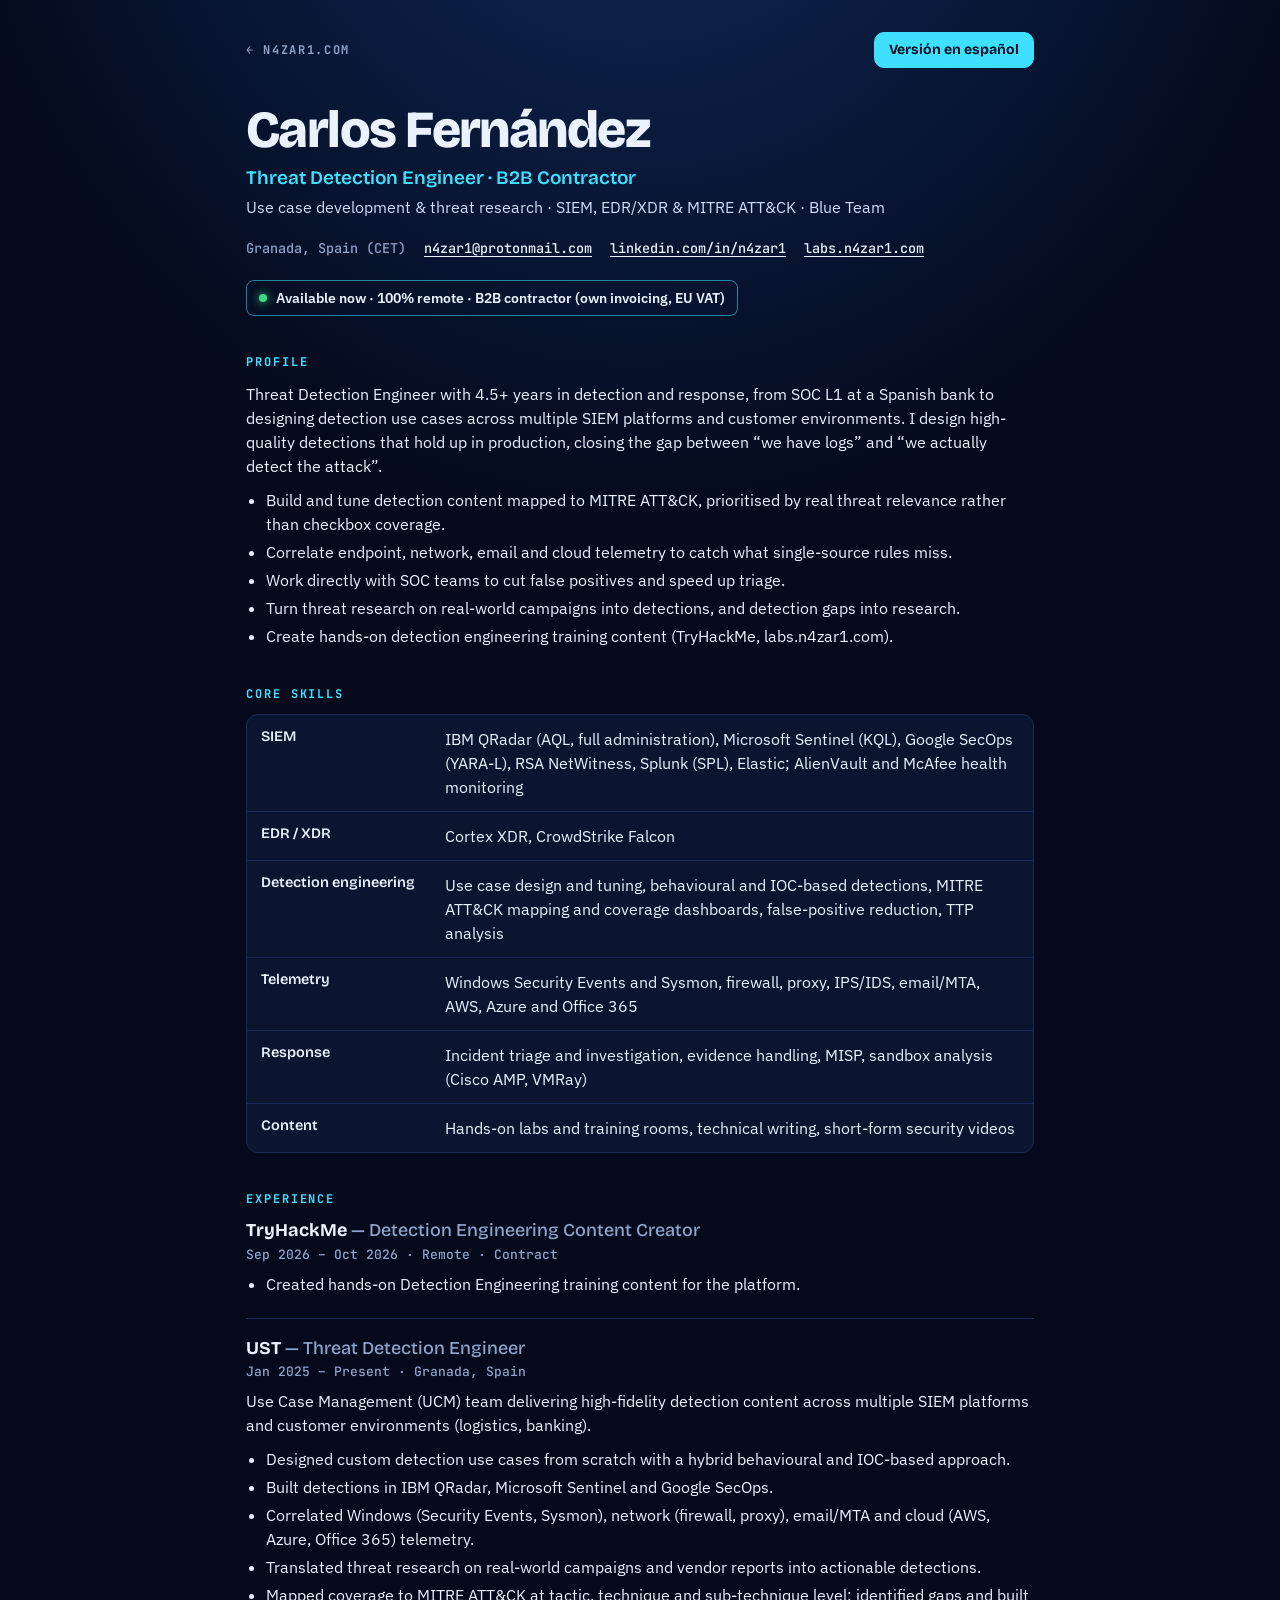
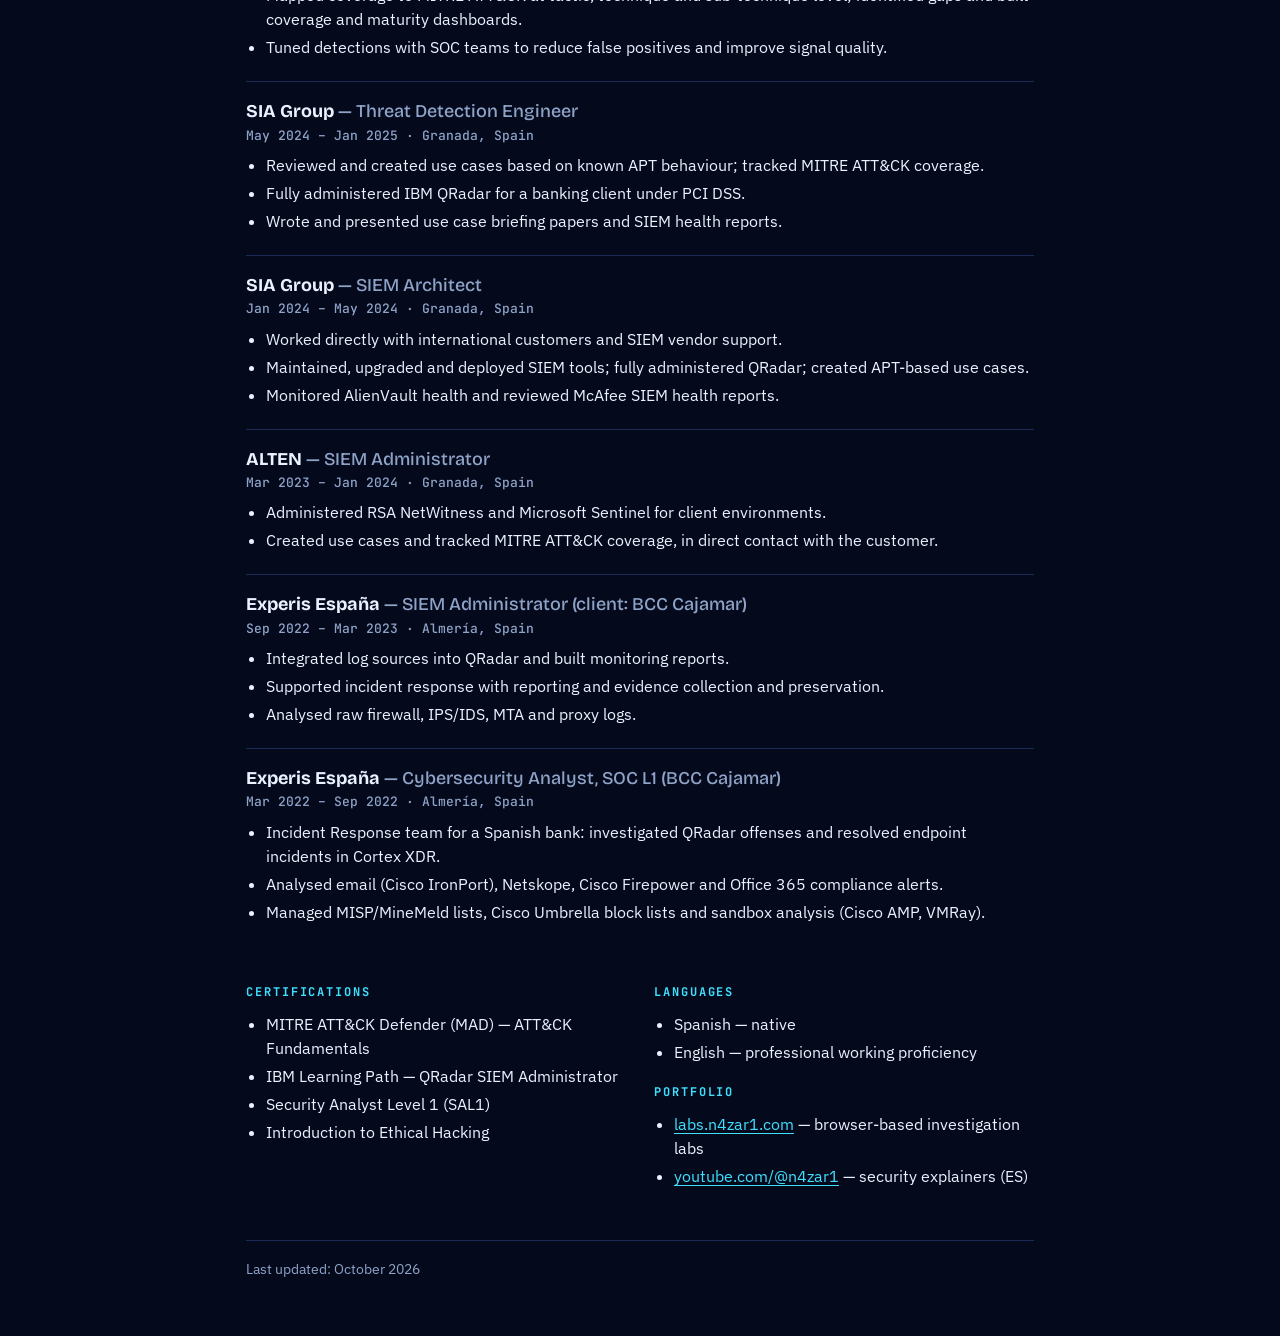
<file: cv/index.html>
<!doctype html>
<html lang="en">
<head>
<meta charset="utf-8">
<meta name="viewport" content="width=device-width, initial-scale=1">
<title>Carlos Fernández · CV</title>
<meta name="description" content="Carlos Fernández, Threat Detection Engineer and B2B contractor: detection use cases across SIEM and EDR/XDR, mapped to MITRE ATT&CK. 100% remote.">
<meta property="og:title" content="Carlos Fernández · Threat Detection Engineer">
<meta property="og:description" content="Detection engineering across SIEM and EDR/XDR, mapped to MITRE ATT&CK. B2B contractor, 100% remote.">
<meta property="og:image" content="https://n4zar1.com/assets/avatar.jpg">
<meta name="theme-color" content="#040a1c">
<link rel="icon" type="image/png" href="../assets/favicon.png">
<link rel="alternate" hreflang="es" href="https://n4zar1.com/cv/es.html">
<link rel="preconnect" href="https://fonts.googleapis.com">
<link rel="preconnect" href="https://fonts.gstatic.com" crossorigin>
<link rel="stylesheet" href="https://fonts.googleapis.com/css2?family=Bricolage+Grotesque:opsz,wght@12..96,500;12..96,800&family=IBM+Plex+Sans:wght@400;500;600&family=JetBrains+Mono:wght@500;700&display=swap">
<link rel="stylesheet" href="cv.css">
</head>
<body>
<main class="wrap">
  <nav class="bar">
    <a class="home" href="../">← N4ZAR1.COM</a>
    <div class="acts">
      <a class="btn main" href="es.html" hreflang="es" lang="es">Versión en español</a>
    </div>
  </nav>

  <header>
    <h1>Carlos Fernández</h1>
    <p class="role">Threat Detection Engineer · B2B Contractor</p>
    <p class="sub">Use case development &amp; threat research · SIEM, EDR/XDR &amp; MITRE ATT&amp;CK · Blue Team</p>
    <ul class="meta">
      <li>Granada, Spain (CET)</li>
      <li><a href="mailto:n4zar1@protonmail.com">n4zar1@protonmail.com</a></li>
      <li><a href="https://www.linkedin.com/in/n4zar1">linkedin.com/in/n4zar1</a></li>
      <li><a href="https://labs.n4zar1.com">labs.n4zar1.com</a></li>
    </ul>
    <div class="avail"><i></i>Available now · 100% remote · B2B contractor (own invoicing, EU VAT)</div>
  </header>

  <section>
    <h2>Profile</h2>
    <p>Threat Detection Engineer with 4.5+ years in detection and response, from SOC L1 at a Spanish bank to designing detection use cases across multiple SIEM platforms and customer environments. I design high-quality detections that hold up in production, closing the gap between “we have logs” and “we actually detect the attack”.</p>
    <ul>
      <li>Build and tune detection content mapped to MITRE ATT&amp;CK, prioritised by real threat relevance rather than checkbox coverage.</li>
      <li>Correlate endpoint, network, email and cloud telemetry to catch what single-source rules miss.</li>
      <li>Work directly with SOC teams to cut false positives and speed up triage.</li>
      <li>Turn threat research on real-world campaigns into detections, and detection gaps into research.</li>
      <li>Create hands-on detection engineering training content (TryHackMe, labs.n4zar1.com).</li>
    </ul>
  </section>

  <section>
    <h2>Core skills</h2>
    <div class="skills">
      <div><b>SIEM</b><span>IBM QRadar (AQL, full administration), Microsoft Sentinel (KQL), Google SecOps (YARA-L), RSA NetWitness, Splunk (SPL), Elastic; AlienVault and McAfee health monitoring</span></div>
      <div><b>EDR / XDR</b><span>Cortex XDR, CrowdStrike Falcon</span></div>
      <div><b>Detection engineering</b><span>Use case design and tuning, behavioural and IOC-based detections, MITRE ATT&amp;CK mapping and coverage dashboards, false-positive reduction, TTP analysis</span></div>
      <div><b>Telemetry</b><span>Windows Security Events and Sysmon, firewall, proxy, IPS/IDS, email/MTA, AWS, Azure and Office 365</span></div>
      <div><b>Response</b><span>Incident triage and investigation, evidence handling, MISP, sandbox analysis (Cisco AMP, VMRay)</span></div>
      <div><b>Content</b><span>Hands-on labs and training rooms, technical writing, short-form security videos</span></div>
    </div>
  </section>

  <section>
    <h2>Experience</h2>
    <div class="job">
      <h3>TryHackMe <span>— Detection Engineering Content Creator</span></h3>
      <p class="when">Sep 2026 – Oct 2026 · Remote · Contract</p>
      <ul><li>Created hands-on Detection Engineering training content for the platform.</li></ul>
    </div>
    <div class="job">
      <h3>UST <span>— Threat Detection Engineer</span></h3>
      <p class="when">Jan 2025 – Present · Granada, Spain</p>
      <p>Use Case Management (UCM) team delivering high-fidelity detection content across multiple SIEM platforms and customer environments (logistics, banking).</p>
      <ul>
        <li>Designed custom detection use cases from scratch with a hybrid behavioural and IOC-based approach.</li>
        <li>Built detections in IBM QRadar, Microsoft Sentinel and Google SecOps.</li>
        <li>Correlated Windows (Security Events, Sysmon), network (firewall, proxy), email/MTA and cloud (AWS, Azure, Office 365) telemetry.</li>
        <li>Translated threat research on real-world campaigns and vendor reports into actionable detections.</li>
        <li>Mapped coverage to MITRE ATT&amp;CK at tactic, technique and sub-technique level; identified gaps and built coverage and maturity dashboards.</li>
        <li>Tuned detections with SOC teams to reduce false positives and improve signal quality.</li>
      </ul>
    </div>
    <div class="job">
      <h3>SIA Group <span>— Threat Detection Engineer</span></h3>
      <p class="when">May 2024 – Jan 2025 · Granada, Spain</p>
      <ul>
        <li>Reviewed and created use cases based on known APT behaviour; tracked MITRE ATT&amp;CK coverage.</li>
        <li>Fully administered IBM QRadar for a banking client under PCI DSS.</li>
        <li>Wrote and presented use case briefing papers and SIEM health reports.</li>
      </ul>
    </div>
    <div class="job">
      <h3>SIA Group <span>— SIEM Architect</span></h3>
      <p class="when">Jan 2024 – May 2024 · Granada, Spain</p>
      <ul>
        <li>Worked directly with international customers and SIEM vendor support.</li>
        <li>Maintained, upgraded and deployed SIEM tools; fully administered QRadar; created APT-based use cases.</li>
        <li>Monitored AlienVault health and reviewed McAfee SIEM health reports.</li>
      </ul>
    </div>
    <div class="job">
      <h3>ALTEN <span>— SIEM Administrator</span></h3>
      <p class="when">Mar 2023 – Jan 2024 · Granada, Spain</p>
      <ul>
        <li>Administered RSA NetWitness and Microsoft Sentinel for client environments.</li>
        <li>Created use cases and tracked MITRE ATT&amp;CK coverage, in direct contact with the customer.</li>
      </ul>
    </div>
    <div class="job">
      <h3>Experis España <span>— SIEM Administrator (client: BCC Cajamar)</span></h3>
      <p class="when">Sep 2022 – Mar 2023 · Almería, Spain</p>
      <ul>
        <li>Integrated log sources into QRadar and built monitoring reports.</li>
        <li>Supported incident response with reporting and evidence collection and preservation.</li>
        <li>Analysed raw firewall, IPS/IDS, MTA and proxy logs.</li>
      </ul>
    </div>
    <div class="job">
      <h3>Experis España <span>— Cybersecurity Analyst, SOC L1 (BCC Cajamar)</span></h3>
      <p class="when">Mar 2022 – Sep 2022 · Almería, Spain</p>
      <ul>
        <li>Incident Response team for a Spanish bank: investigated QRadar offenses and resolved endpoint incidents in Cortex XDR.</li>
        <li>Analysed email (Cisco IronPort), Netskope, Cisco Firepower and Office 365 compliance alerts.</li>
        <li>Managed MISP/MineMeld lists, Cisco Umbrella block lists and sandbox analysis (Cisco AMP, VMRay).</li>
      </ul>
    </div>
  </section>

  <div class="two">
    <section>
      <h2>Certifications</h2>
      <ul>
        <li>MITRE ATT&amp;CK Defender (MAD) — ATT&amp;CK Fundamentals</li>
        <li>IBM Learning Path — QRadar SIEM Administrator</li>
        <li>Security Analyst Level 1 (SAL1)</li>
        <li>Introduction to Ethical Hacking</li>
      </ul>
    </section>
    <section>
      <h2>Languages</h2>
      <ul>
        <li>Spanish — native</li>
        <li>English — professional working proficiency</li>
      </ul>
      <h2 style="margin-top:22px">Portfolio</h2>
      <ul>
        <li><a href="https://labs.n4zar1.com">labs.n4zar1.com</a> — browser-based investigation labs</li>
        <li><a href="https://www.youtube.com/@n4zar1">youtube.com/@n4zar1</a> — security explainers (ES)</li>
      </ul>
    </section>
  </div>

  <footer>Last updated: October 2026</footer>
</main>
<script data-goatcounter="https://n4zar1.goatcounter.com/count" async src="https://gc.zgo.at/count.js"></script>
</body>
</html>
</file>
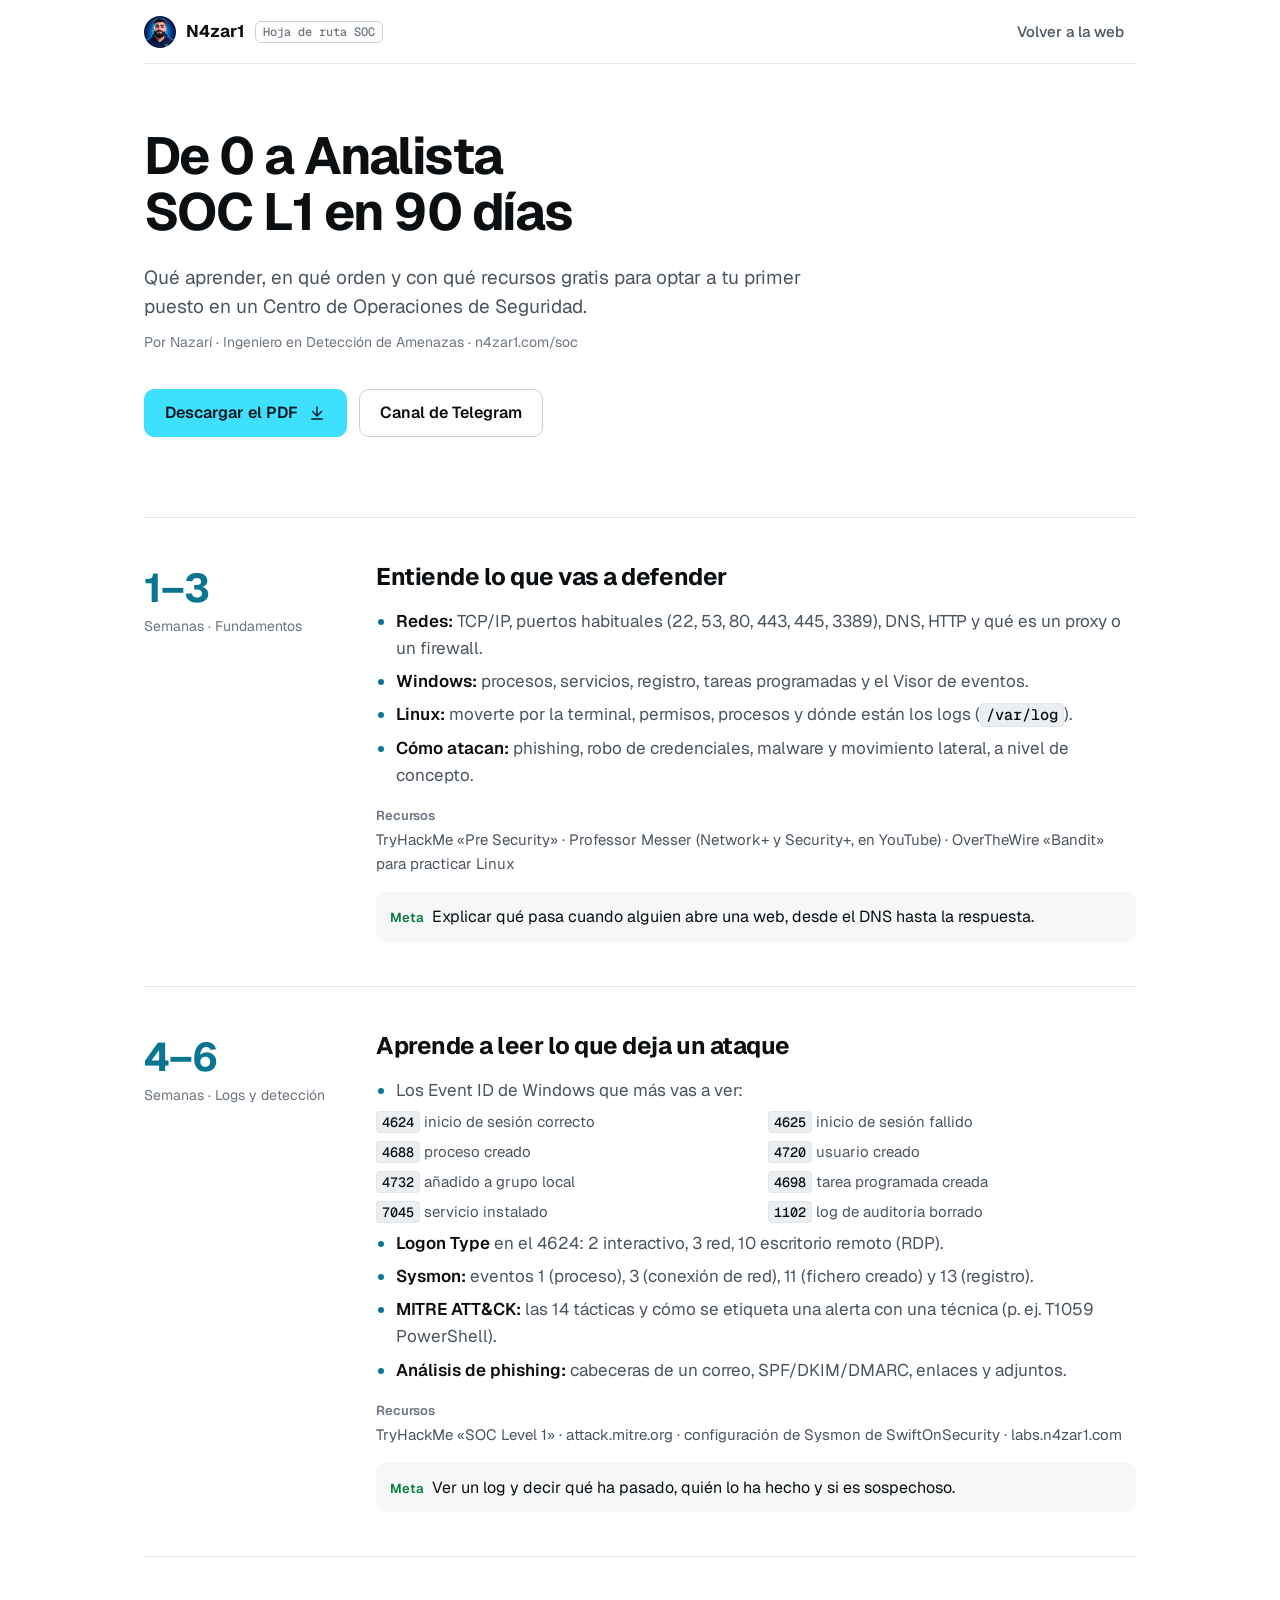
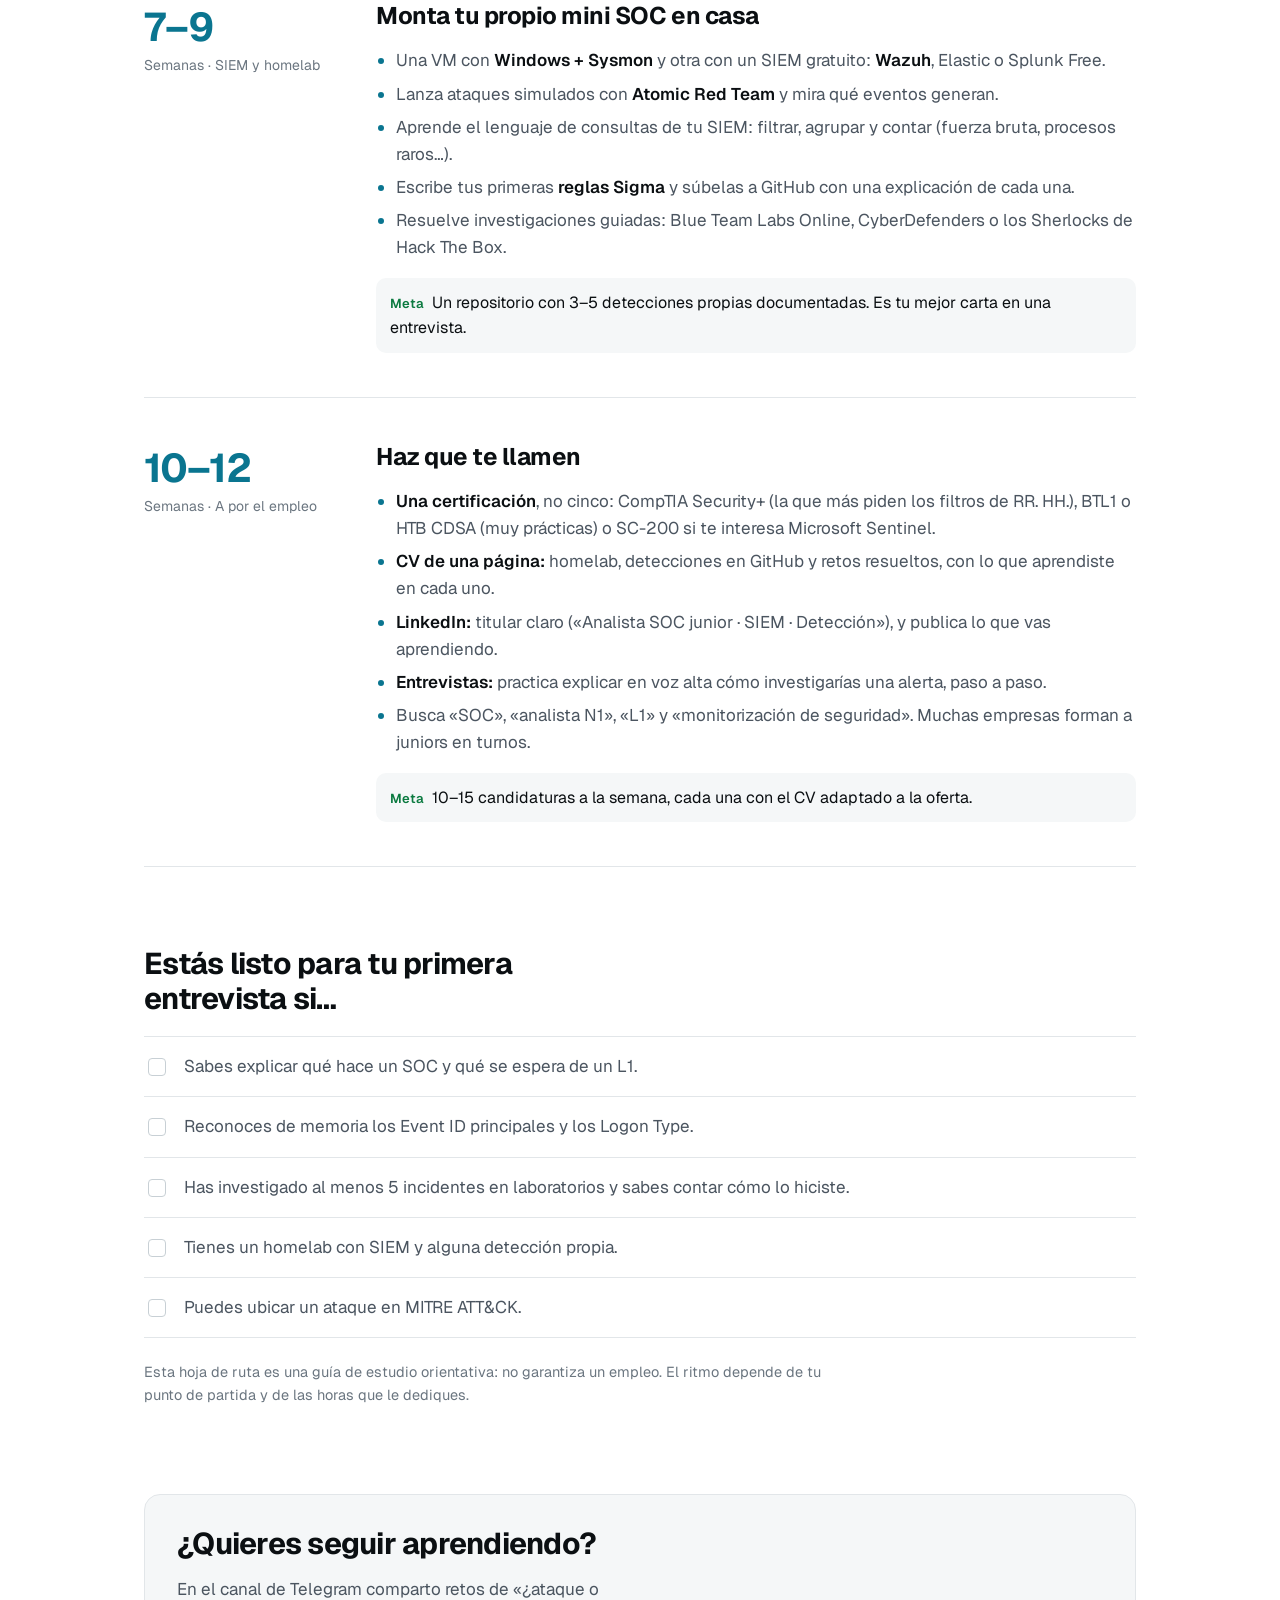
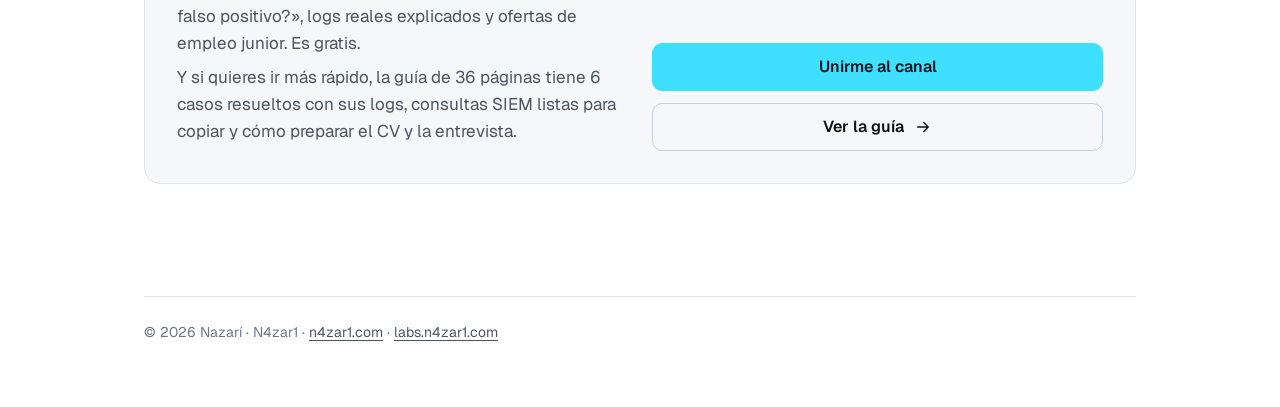
<file: soc/index.html>
<!doctype html>
<html lang="es">
<head>
<meta charset="utf-8">
<meta name="viewport" content="width=device-width, initial-scale=1">
<title>Hoja de ruta SOC · Nazarí</title>
<meta name="description" content="Hoja de ruta gratuita de 90 días para empezar como Analista SOC L1: fundamentos, logs, SIEM, homelab y empleo. Por Nazarí, Ingeniero en Detección de Amenazas.">
<meta property="og:title" content="De 0 a Analista SOC L1 en 90 días">
<meta property="og:description" content="Hoja de ruta gratuita: qué aprender, en qué orden y con qué recursos gratis.">
<meta property="og:type" content="article">
<meta property="og:image" content="https://n4zar1.com/assets/avatar.jpg">
<meta name="theme-color" content="#ffffff" media="(prefers-color-scheme: light)">
<meta name="theme-color" content="#0a0a0a" media="(prefers-color-scheme: dark)">
<link rel="icon" type="image/png" href="../assets/favicon.png">
<link rel="preconnect" href="https://fonts.googleapis.com">
<link rel="preconnect" href="https://fonts.gstatic.com" crossorigin>
<link rel="stylesheet" href="https://fonts.googleapis.com/css2?family=Big+Shoulders:opsz,wght@10..72,700..900&family=Geist:wght@400..700&family=Geist+Mono:wght@400;500&display=swap">
<style>
:root{
  color-scheme: dark;
  --ink:#040a1c; --s1:#0a1122; --s2:#0f172b; --line:#1b2540; --line2:#2a3654;
  --fg:#eef2fb; --fg2:#b4bfd6; --fg3:#7d89a6;
  --azul:#1f66e5; --azul-h:#1859d1; --azul-a:#144bb3; --enlace:#5b9bff; --cian:#3fe0ff; --ok:#3ddc84;
  --display:"Big Shoulders",Impact,"Arial Narrow",sans-serif;
  --body:Geist,system-ui,-apple-system,"Segoe UI",sans-serif;
  --mono:"Geist Mono",ui-monospace,Consolas,monospace;
  --t:160ms cubic-bezier(.2,.7,.2,1);
}
*{box-sizing:border-box}
html,body{margin:0}
body{background:var(--ink);color:var(--fg);font:400 17px/1.6 var(--body);-webkit-font-smoothing:antialiased}
::selection{background:var(--azul);color:#fff}
a{color:var(--enlace);text-underline-offset:3px;text-decoration-thickness:1px}
:focus-visible{outline:2px solid var(--cian);outline-offset:3px;border-radius:4px}
.wrap{max-width:1040px;margin:0 auto;padding:0 24px 64px}
.top{display:flex;align-items:center;justify-content:space-between;gap:12px;height:68px;border-bottom:1px solid var(--line);margin-bottom:88px}
.top .marca{display:flex;align-items:center;gap:10px;color:var(--fg);text-decoration:none;font:600 16px/1 var(--body)}
.top .marca img{width:30px;height:30px;border-radius:50%}
.top .marca span{color:var(--fg3);font-weight:500}
.top a.home{color:var(--fg2);text-decoration:none;font:500 15px/1 var(--body);padding:8px 12px;border-radius:8px;transition:color var(--t),background-color var(--t)}
.top a.home:hover{color:var(--fg);background:var(--s1)}
.top a.home:active{background:var(--s2)}
h1{margin:0 0 24px;font:800 clamp(40px,5.6vw,76px)/.92 var(--display);text-transform:uppercase;letter-spacing:-.005em;max-width:16ch;text-wrap:balance}
.lede{margin:0 0 12px;font-size:20px;line-height:1.5;color:var(--fg2);max-width:52ch}
.by{margin:0;font:400 14px/1.4 var(--mono);color:var(--fg3)}
.actions{display:flex;flex-wrap:wrap;align-items:center;gap:12px;margin:36px 0 0}
.btn{display:inline-flex;align-items:center;justify-content:center;gap:10px;min-height:48px;padding:0 20px;border-radius:8px;font:600 16px/1 var(--body);text-decoration:none;border:1px solid var(--line2);color:var(--fg);background:var(--s1);transition:background-color var(--t),border-color var(--t),transform var(--t)}
.btn:hover{background:var(--s2);border-color:#3a4769}
.btn:active{transform:translateY(1px) scale(.99)}
.btn.main{background:var(--azul);border-color:var(--azul);color:#fff}
.btn.main:hover{background:var(--azul-h);border-color:var(--azul-h)}
.btn.main:active{background:var(--azul-a)}
.btn svg{width:18px;height:18px;fill:none;stroke:currentColor;stroke-width:1.8;stroke-linecap:round;stroke-linejoin:round;transition:transform var(--t)}
.btn:hover svg.der{transform:translateX(3px)}

.fases{margin-top:112px;border-top:1px solid var(--line)}
.phase{display:grid;grid-template-columns:200px minmax(0,1fr);gap:32px;padding:44px 0;border-bottom:1px solid var(--line);break-inside:avoid}
.phase .wk{font:400 14px/1.5 var(--mono);color:var(--fg3);padding-top:6px}
.phase .wk b{display:block;font:800 48px/.9 var(--display);color:var(--fg);margin-bottom:8px}
.phase h2{margin:0 0 16px;font:700 26px/1.2 var(--body);letter-spacing:-.02em}
.phase ul{margin:0;padding-left:20px;color:var(--fg2)}
.phase li{margin:6px 0}
.phase li b{color:var(--fg);font-weight:600}
.phase li::marker{color:var(--fg3)}
.res{margin-top:20px;font-size:15px;color:var(--fg2)}
.res b{display:block;font:500 13px/1 var(--mono);color:var(--fg3);margin-bottom:6px}
.goal{margin-top:16px;font-size:16px;color:var(--fg)}
.goal b{font:500 13px/1 var(--mono);color:var(--ok);margin-right:8px}
code{font:500 .9em var(--mono);color:var(--fg);background:var(--s2);border:1px solid var(--line);padding:1px 5px;border-radius:4px}
.ids{display:grid;grid-template-columns:repeat(2,minmax(0,1fr));gap:6px 24px;margin:10px 0 12px;padding:0!important;list-style:none;font-size:15px}
.ids li{margin:0}

h3{margin:96px 0 20px;font:800 clamp(32px,3.4vw,44px)/.95 var(--display);text-transform:uppercase;max-width:20ch}
.check{list-style:none;padding:0;margin:0;border-top:1px solid var(--line)}
.check li{padding:16px 0 16px 40px;border-bottom:1px solid var(--line);position:relative;color:var(--fg2)}
.check li::before{content:"";position:absolute;left:4px;top:21px;width:16px;height:16px;border:1.5px solid var(--line2);border-radius:4px}
.warn{margin-top:22px;font-size:14.5px;color:var(--fg3);max-width:70ch}

.cta{margin-top:112px;display:grid;grid-template-columns:repeat(2,minmax(0,1fr));gap:24px;align-items:end;break-inside:avoid}
.cta h2{margin:0 0 14px;font:800 clamp(32px,3.4vw,44px)/.95 var(--display);text-transform:uppercase}
.cta p{margin:0 0 6px;color:var(--fg2);max-width:52ch}
.cta .actions{margin:0;flex-direction:column;align-items:stretch}
.foot{margin-top:112px;padding-top:24px;border-top:1px solid var(--line);color:var(--fg3);font-size:14px}
.foot a{color:var(--fg2)}
.print-only{display:none}

@media (max-width:760px){
  .wrap{padding:0 16px 48px}
  .top{margin-bottom:56px}
  .lede{font-size:18px}
  .phase{grid-template-columns:minmax(0,1fr);gap:12px;padding:36px 0}
  .phase .wk b{display:inline;font-size:34px;margin-right:10px}
  .ids{grid-template-columns:minmax(0,1fr)}
  .cta{grid-template-columns:minmax(0,1fr);gap:24px}
  .fases{margin-top:72px}
  .actions .btn{flex:1 1 100%}
}
@media print{
  @page{size:A4;margin:0}
  html,body{-webkit-print-color-adjust:exact;print-color-adjust:exact}
  body{font-size:12px}
  .wrap{max-width:none;padding:10mm 12mm 0}
  .foot{display:none}
  .no-print{display:none!important}
  .print-only{display:block}
  .top{height:auto;padding-bottom:10px;margin-bottom:18px}
  h1{font-size:46px;max-width:none}
  .lede{font-size:14px}
  .fases{margin-top:18px}
  .phase{grid-template-columns:110px minmax(0,1fr);gap:16px;padding:12px 0}
  .phase .wk b{font-size:28px}
  .phase h2{font-size:17px;margin-bottom:8px}
  .phase li{margin:2px 0}
  .res,.goal,.ids{font-size:11.5px}
  h3{margin-top:18px;font-size:24px}
  .check li{padding:6px 0 6px 30px}
  .check li::before{top:9px;width:12px;height:12px}
  .cta{margin-top:18px;display:block}
  .cta h2{font-size:26px}
  .pb{break-before:page;height:10mm}
}
@media (prefers-reduced-motion:reduce){*{transition:none!important}}
/* Pantalla (4/11/2026): el sistema común de n4zar1.com, fondo blanco o negro según el modo del navegador y cian de
   acento. La impresión (el PDF) sigue con el estilo de arriba. */
@media screen{
  :root{color-scheme:light dark;
    --fondo:#ffffff;--superficie:#f5f7f8;--superficie2:#eceff1;--linea:#e2e6e9;--linea2:#c8d0d5;
    --texto:#0b0f12;--texto2:#4b5560;--texto3:#6b7680;--acento:#0a7590;--cian:#3fe0ff;--cian-h:#22cdee;--sobre-cian:#04161c;--ok2:#0b7a40}
  @media (prefers-color-scheme:dark){:root{
    --fondo:#0a0a0a;--superficie:#141516;--superficie2:#1c1e20;--linea:#26292c;--linea2:#3a3e42;
    --texto:#f1f3f4;--texto2:#a9b1b8;--texto3:#7d868d;--acento:#3fe0ff;--ok2:#3ddc84}}
  body{background:var(--fondo);color:var(--texto);font-family:Geist,system-ui,sans-serif}
  ::selection{background:var(--cian);color:var(--sobre-cian)}
  a{color:var(--acento)}
  :focus-visible{outline-color:var(--acento)}
  .top{border-bottom:1px solid var(--linea);margin-bottom:64px;height:64px}
  .top .marca{color:var(--texto);font:700 17px/1 Geist,sans-serif}
  .top .marca img{width:32px;height:32px}
  .top .marca span{font:500 12px/1 "Geist Mono",monospace;color:var(--texto3);border:1px solid var(--linea2);padding:4px 7px;border-radius:6px}
  .top a.home{color:var(--texto2)}
  .top a.home:hover{color:var(--texto);background:var(--superficie)}
  h1{font:700 clamp(34px,4.8vw,52px)/1.08 Geist,sans-serif;letter-spacing:-.03em;text-transform:none;max-width:20ch}
  .lede{color:var(--texto2);font-size:19px}
  .by{color:var(--texto3);font-family:Geist,sans-serif}
  .btn{border-radius:10px;font-family:Geist,sans-serif;color:var(--texto);background:transparent;border-color:var(--linea2)}
  .btn:hover{background:var(--superficie);border-color:var(--linea2)}
  .btn.main{background:var(--cian);border-color:var(--cian);color:var(--sobre-cian)}
  .btn.main:hover{background:var(--cian-h);border-color:var(--cian-h)}
  .fases{margin-top:80px;border-top:1px solid var(--linea)}
  .phase{border-bottom:1px solid var(--linea)}
  .phase .wk{color:var(--texto3);font-family:Geist,sans-serif}
  .phase .wk b{font:700 40px/1 Geist,sans-serif;letter-spacing:-.03em;color:var(--acento)}
  .phase h2{font:700 24px/1.25 Geist,sans-serif;letter-spacing:-.02em;color:var(--texto)}
  .phase ul{color:var(--texto2)}
  .phase li b{color:var(--texto)}
  .phase li::marker{color:var(--acento)}
  .res{color:var(--texto2)}
  .res b{font-family:Geist,sans-serif;font-weight:600;color:var(--texto3)}
  .goal{color:var(--texto);background:var(--superficie);border-radius:10px;padding:12px 14px}
  .goal b{font-family:Geist,sans-serif;font-weight:600;color:var(--ok2)}
  code{color:var(--texto);background:var(--superficie2);border-color:var(--linea);font-family:"Geist Mono",monospace}
  h3{font:700 clamp(24px,2.8vw,30px)/1.15 Geist,sans-serif;letter-spacing:-.025em;text-transform:none;color:var(--texto);margin-top:80px}
  .check{border-top-color:var(--linea)}
  .check li{color:var(--texto2);border-bottom-color:var(--linea)}
  .check li::before{border-color:var(--linea2)}
  .warn{color:var(--texto3)}
  .cta{background:var(--superficie);border:1px solid var(--linea);border-radius:16px;padding:32px;margin-top:88px}
  .cta h2{font:700 clamp(24px,2.8vw,30px)/1.15 Geist,sans-serif;letter-spacing:-.025em;text-transform:none;color:var(--texto)}
  .cta p{color:var(--texto2)}
  .foot{color:var(--texto3);border-top-color:var(--linea)}
  .foot a{color:var(--texto2)}
}
@media screen and (max-width:760px){.cta{padding:22px}}
</style>
</head>
<body>
<main class="wrap">
  <div class="top">
    <a class="marca" href="../"><img src="../assets/avatar.jpg" alt="" width="30" height="30">N4zar1 <span>Hoja de ruta SOC</span></a>
    <a class="home no-print" href="../">Volver a la web</a>
  </div>

  <h1>De 0 a Analista SOC L1 en 90 días</h1>
  <p class="lede">Qué aprender, en qué orden y con qué recursos gratis para optar a tu primer puesto en un Centro de Operaciones de Seguridad.</p>
  <p class="by">Por Nazarí · Ingeniero en Detección de Amenazas · n4zar1.com/soc</p>

  <div class="actions no-print">
    <a class="btn main" data-goatcounter-click="soc-pdf" href="hoja-de-ruta-analista-soc.pdf" download>Descargar el PDF <svg viewBox="0 0 24 24" aria-hidden="true"><path d="M12 4v12M6 10l6 6 6-6M5 20h14"/></svg></a>
    <a class="btn" data-goatcounter-click="soc-telegram-top" href="https://t.me/+G8XGoQegW34wZTlk" target="_blank" rel="noopener">Canal de Telegram</a>
  </div>

  <div class="fases">
  <section class="phase">
    <div class="wk"><b>1–3</b>Semanas · Fundamentos</div>
    <div>
    <h2>Entiende lo que vas a defender</h2>
    <ul>
      <li><b>Redes:</b> TCP/IP, puertos habituales (22, 53, 80, 443, 445, 3389), DNS, HTTP y qué es un proxy o un firewall.</li>
      <li><b>Windows:</b> procesos, servicios, registro, tareas programadas y el Visor de eventos.</li>
      <li><b>Linux:</b> moverte por la terminal, permisos, procesos y dónde están los logs (<code>/var/log</code>).</li>
      <li><b>Cómo atacan:</b> phishing, robo de credenciales, malware y movimiento lateral, a nivel de concepto.</li>
    </ul>
    <div class="res"><b>Recursos</b>TryHackMe «Pre Security» · Professor Messer (Network+ y Security+, en YouTube) · OverTheWire «Bandit» para practicar Linux</div>
    <div class="goal"><b>Meta</b>Explicar qué pasa cuando alguien abre una web, desde el DNS hasta la respuesta.</div>
    </div>
  </section>

  <section class="phase">
    <div class="wk"><b>4–6</b>Semanas · Logs y detección</div>
    <div>
    <h2>Aprende a leer lo que deja un ataque</h2>
    <ul>
      <li>Los Event ID de Windows que más vas a ver:</li>
    </ul>
    <ul class="ids">
      <li><code>4624</code> inicio de sesión correcto</li>
      <li><code>4625</code> inicio de sesión fallido</li>
      <li><code>4688</code> proceso creado</li>
      <li><code>4720</code> usuario creado</li>
      <li><code>4732</code> añadido a grupo local</li>
      <li><code>4698</code> tarea programada creada</li>
      <li><code>7045</code> servicio instalado</li>
      <li><code>1102</code> log de auditoría borrado</li>
    </ul>
    <ul>
      <li><b>Logon Type</b> en el 4624: 2 interactivo, 3 red, 10 escritorio remoto (RDP).</li>
      <li><b>Sysmon:</b> eventos 1 (proceso), 3 (conexión de red), 11 (fichero creado) y 13 (registro).</li>
      <li><b>MITRE ATT&amp;CK:</b> las 14 tácticas y cómo se etiqueta una alerta con una técnica (p. ej. T1059 PowerShell).</li>
      <li><b>Análisis de phishing:</b> cabeceras de un correo, SPF/DKIM/DMARC, enlaces y adjuntos.</li>
    </ul>
    <div class="res"><b>Recursos</b>TryHackMe «SOC Level 1» · attack.mitre.org · configuración de Sysmon de SwiftOnSecurity · labs.n4zar1.com</div>
    <div class="goal"><b>Meta</b>Ver un log y decir qué ha pasado, quién lo ha hecho y si es sospechoso.</div>
    </div>
  </section>

  <div class="pb print-only" aria-hidden="true"></div>
  <section class="phase">
    <div class="wk"><b>7–9</b>Semanas · SIEM y homelab</div>
    <div>
    <h2>Monta tu propio mini SOC en casa</h2>
    <ul>
      <li>Una VM con <b>Windows + Sysmon</b> y otra con un SIEM gratuito: <b>Wazuh</b>, Elastic o Splunk Free.</li>
      <li>Lanza ataques simulados con <b>Atomic Red Team</b> y mira qué eventos generan.</li>
      <li>Aprende el lenguaje de consultas de tu SIEM: filtrar, agrupar y contar (fuerza bruta, procesos raros…).</li>
      <li>Escribe tus primeras <b>reglas Sigma</b> y súbelas a GitHub con una explicación de cada una.</li>
      <li>Resuelve investigaciones guiadas: Blue Team Labs Online, CyberDefenders o los Sherlocks de Hack The Box.</li>
    </ul>
    <div class="goal"><b>Meta</b>Un repositorio con 3–5 detecciones propias documentadas. Es tu mejor carta en una entrevista.</div>
    </div>
  </section>

  <section class="phase">
    <div class="wk"><b>10–12</b>Semanas · A por el empleo</div>
    <div>
    <h2>Haz que te llamen</h2>
    <ul>
      <li><b>Una certificación</b>, no cinco: CompTIA Security+ (la que más piden los filtros de RR. HH.), BTL1 o HTB CDSA (muy prácticas) o SC-200 si te interesa Microsoft Sentinel.</li>
      <li><b>CV de una página:</b> homelab, detecciones en GitHub y retos resueltos, con lo que aprendiste en cada uno.</li>
      <li><b>LinkedIn:</b> titular claro («Analista SOC junior · SIEM · Detección»), y publica lo que vas aprendiendo.</li>
      <li><b>Entrevistas:</b> practica explicar en voz alta cómo investigarías una alerta, paso a paso.</li>
      <li>Busca «SOC», «analista N1», «L1» y «monitorización de seguridad». Muchas empresas forman a juniors en turnos.</li>
    </ul>
    <div class="goal"><b>Meta</b>10–15 candidaturas a la semana, cada una con el CV adaptado a la oferta.</div>
    </div>
  </section>
  </div>

  <h3>Estás listo para tu primera entrevista si…</h3>
  <ul class="check">
    <li>Sabes explicar qué hace un SOC y qué se espera de un L1.</li>
    <li>Reconoces de memoria los Event ID principales y los Logon Type.</li>
    <li>Has investigado al menos 5 incidentes en laboratorios y sabes contar cómo lo hiciste.</li>
    <li>Tienes un homelab con SIEM y alguna detección propia.</li>
    <li>Puedes ubicar un ataque en MITRE ATT&amp;CK.</li>
  </ul>
  <p class="warn">Esta hoja de ruta es una guía de estudio orientativa: no garantiza un empleo. El ritmo depende de tu punto de partida y de las horas que le dediques.</p>

  <section class="cta">
    <div>
      <h2>¿Quieres seguir aprendiendo?</h2>
      <p>En el canal de Telegram comparto retos de «¿ataque o falso positivo?», logs reales explicados y ofertas de empleo junior. Es gratis.</p>
      <p class="no-print">Y si quieres ir más rápido, la guía de 36 páginas tiene 6 casos resueltos con sus logs, consultas SIEM listas para copiar y cómo preparar el CV y la entrevista.</p>
      <p class="print-only"><b>Únete:</b> <a href="https://t.me/+G8XGoQegW34wZTlk">t.me/+G8XGoQegW34wZTlk</a></p>
    </div>
    <div class="actions no-print">
      <a class="btn main" data-goatcounter-click="soc-telegram-cta" href="https://t.me/+G8XGoQegW34wZTlk" target="_blank" rel="noopener">Unirme al canal</a>
      <a class="btn" data-goatcounter-click="soc-guia" href="https://tienda.n4zar1.com/l/guia-soc">Ver la guía <svg class="der" viewBox="0 0 24 24" aria-hidden="true"><path d="M5 12h14M13 6l6 6-6 6"/></svg></a>
    </div>
  </section>

  <footer class="foot">© 2026 Nazarí · N4zar1 · <a href="https://n4zar1.com">n4zar1.com</a> · <a href="https://labs.n4zar1.com">labs.n4zar1.com</a></footer>
</main>
<script data-goatcounter="https://n4zar1.goatcounter.com/count" async src="https://gc.zgo.at/count.js"></script>
</body>
</html>
</file>
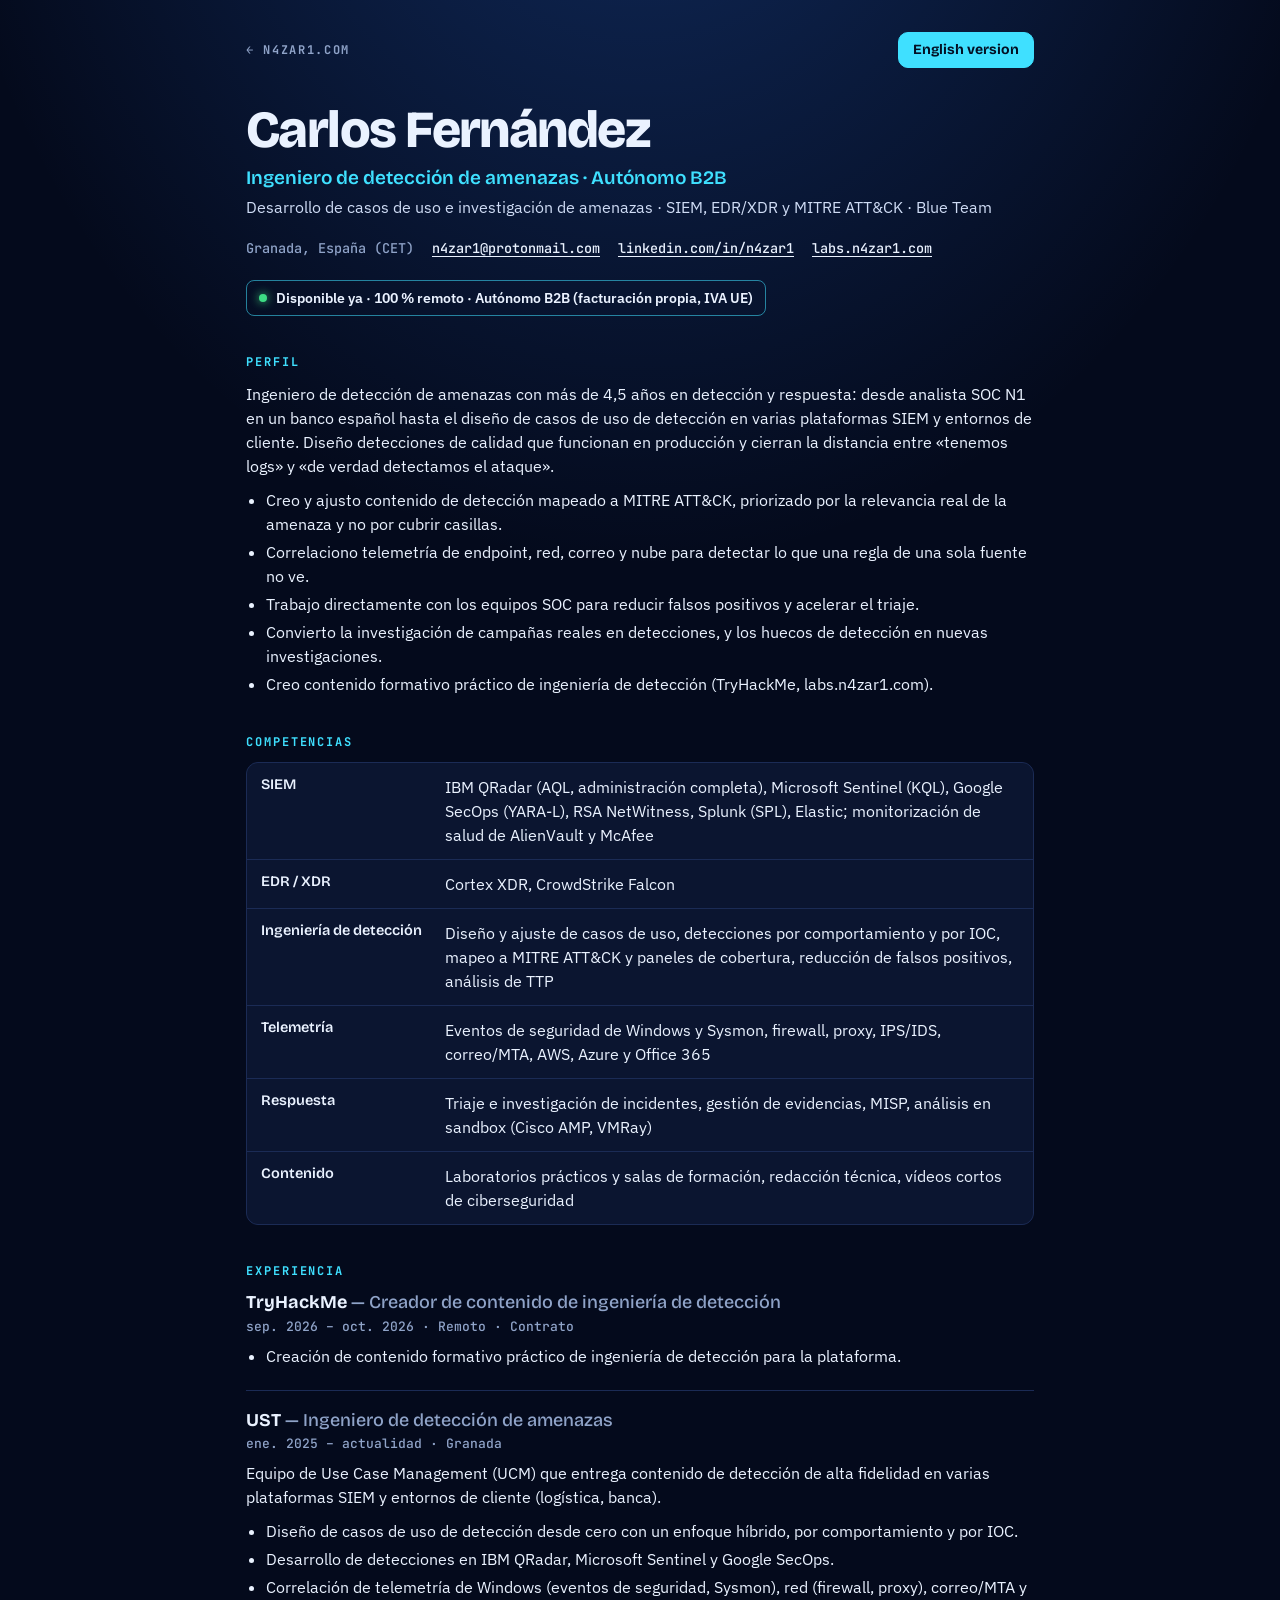
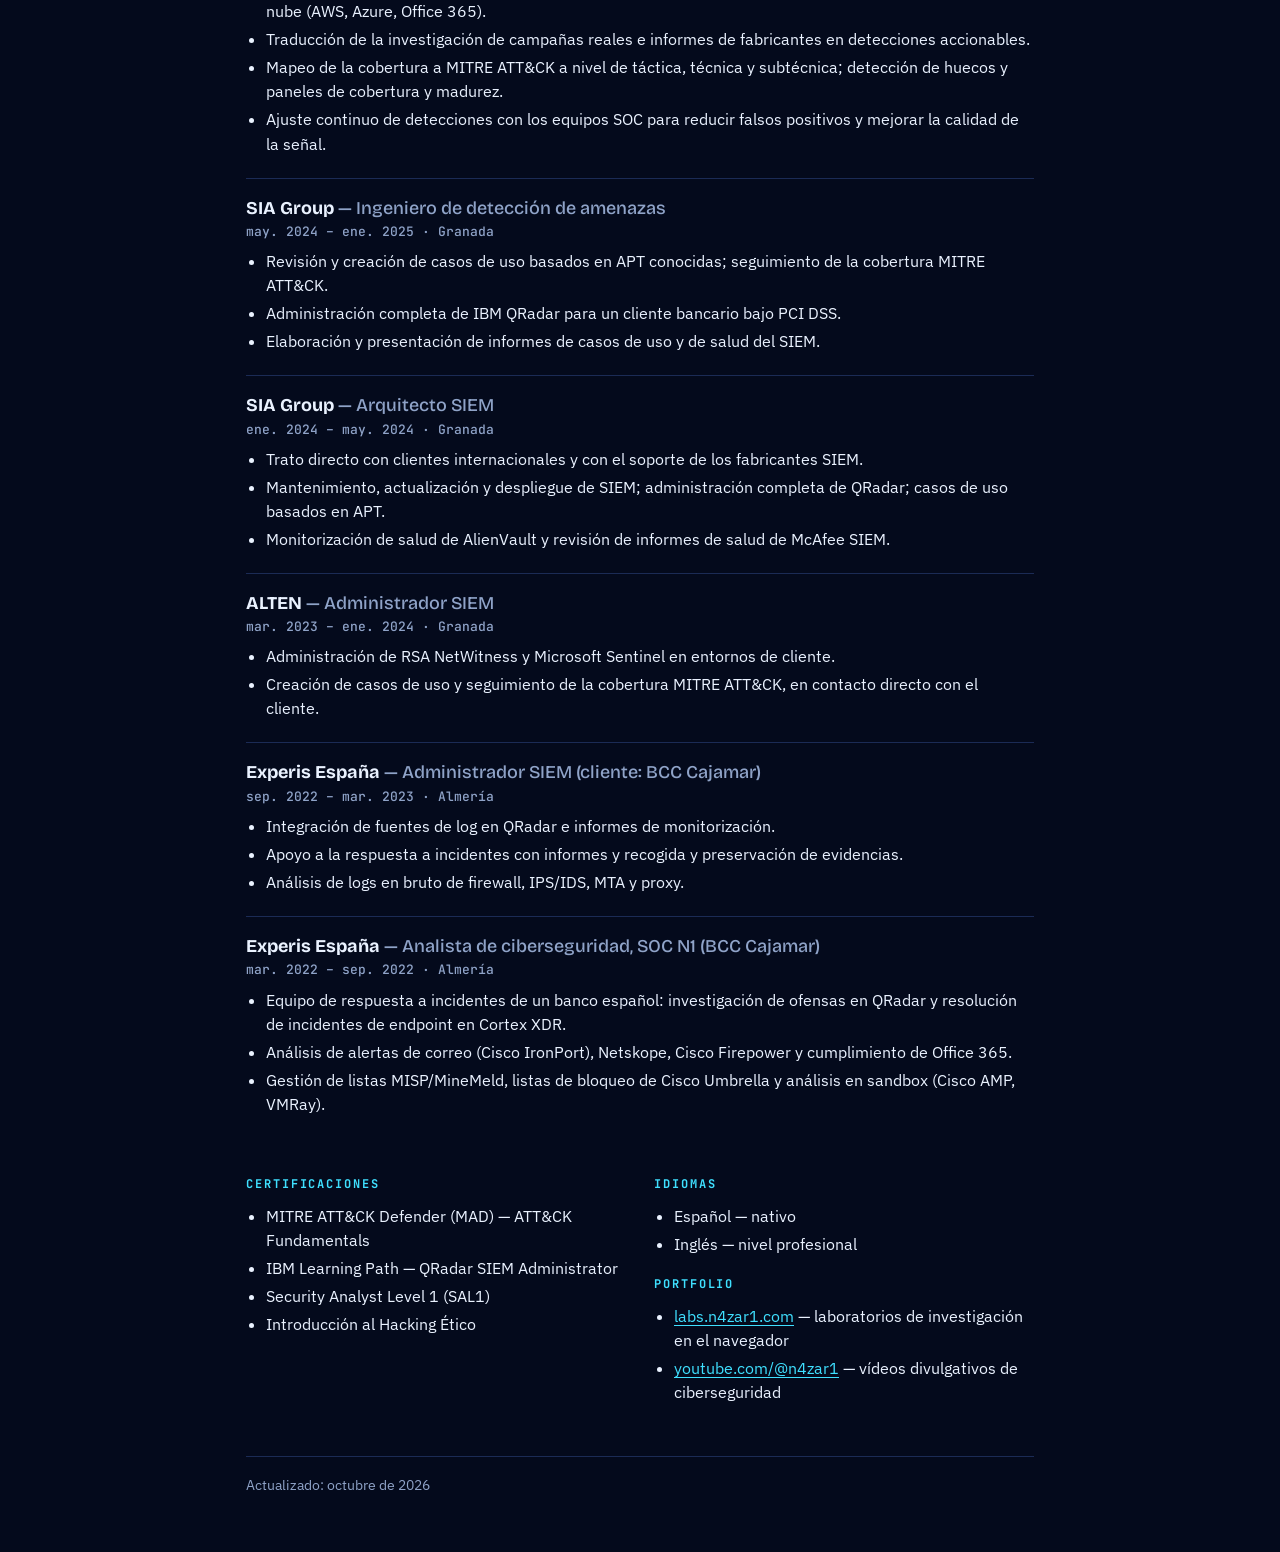
<file: cv/es.html>
<!doctype html>
<html lang="es">
<head>
<meta charset="utf-8">
<meta name="viewport" content="width=device-width, initial-scale=1">
<title>Carlos Fernández · Currículum</title>
<meta name="description" content="Carlos Fernández, ingeniero de detección de amenazas y autónomo B2B: casos de uso de detección en SIEM y EDR/XDR, mapeados a MITRE ATT&CK. 100 % remoto.">
<meta property="og:title" content="Carlos Fernández · Ingeniero de detección de amenazas">
<meta property="og:description" content="Ingeniería de detección en SIEM y EDR/XDR, mapeada a MITRE ATT&CK. Autónomo B2B, 100 % remoto.">
<meta property="og:image" content="https://n4zar1.com/assets/avatar.jpg">
<meta name="theme-color" content="#040a1c">
<link rel="icon" type="image/png" href="../assets/favicon.png">
<link rel="alternate" hreflang="en" href="https://n4zar1.com/cv/">
<link rel="preconnect" href="https://fonts.googleapis.com">
<link rel="preconnect" href="https://fonts.gstatic.com" crossorigin>
<link rel="stylesheet" href="https://fonts.googleapis.com/css2?family=Bricolage+Grotesque:opsz,wght@12..96,500;12..96,800&family=IBM+Plex+Sans:wght@400;500;600&family=JetBrains+Mono:wght@500;700&display=swap">
<link rel="stylesheet" href="cv.css">
</head>
<body>
<main class="wrap">
  <nav class="bar">
    <a class="home" href="../">← N4ZAR1.COM</a>
    <div class="acts">
      <a class="btn main" href="./" hreflang="en" lang="en">English version</a>
    </div>
  </nav>

  <header>
    <h1>Carlos Fernández</h1>
    <p class="role">Ingeniero de detección de amenazas · Autónomo B2B</p>
    <p class="sub">Desarrollo de casos de uso e investigación de amenazas · SIEM, EDR/XDR y MITRE ATT&amp;CK · Blue Team</p>
    <ul class="meta">
      <li>Granada, España (CET)</li>
      <li><a href="mailto:n4zar1@protonmail.com">n4zar1@protonmail.com</a></li>
      <li><a href="https://www.linkedin.com/in/n4zar1">linkedin.com/in/n4zar1</a></li>
      <li><a href="https://labs.n4zar1.com">labs.n4zar1.com</a></li>
    </ul>
    <div class="avail"><i></i>Disponible ya · 100 % remoto · Autónomo B2B (facturación propia, IVA UE)</div>
  </header>

  <section>
    <h2>Perfil</h2>
    <p>Ingeniero de detección de amenazas con más de 4,5 años en detección y respuesta: desde analista SOC N1 en un banco español hasta el diseño de casos de uso de detección en varias plataformas SIEM y entornos de cliente. Diseño detecciones de calidad que funcionan en producción y cierran la distancia entre «tenemos logs» y «de verdad detectamos el ataque».</p>
    <ul>
      <li>Creo y ajusto contenido de detección mapeado a MITRE ATT&amp;CK, priorizado por la relevancia real de la amenaza y no por cubrir casillas.</li>
      <li>Correlaciono telemetría de endpoint, red, correo y nube para detectar lo que una regla de una sola fuente no ve.</li>
      <li>Trabajo directamente con los equipos SOC para reducir falsos positivos y acelerar el triaje.</li>
      <li>Convierto la investigación de campañas reales en detecciones, y los huecos de detección en nuevas investigaciones.</li>
      <li>Creo contenido formativo práctico de ingeniería de detección (TryHackMe, labs.n4zar1.com).</li>
    </ul>
  </section>

  <section>
    <h2>Competencias</h2>
    <div class="skills">
      <div><b>SIEM</b><span>IBM QRadar (AQL, administración completa), Microsoft Sentinel (KQL), Google SecOps (YARA-L), RSA NetWitness, Splunk (SPL), Elastic; monitorización de salud de AlienVault y McAfee</span></div>
      <div><b>EDR / XDR</b><span>Cortex XDR, CrowdStrike Falcon</span></div>
      <div><b>Ingeniería de detección</b><span>Diseño y ajuste de casos de uso, detecciones por comportamiento y por IOC, mapeo a MITRE ATT&amp;CK y paneles de cobertura, reducción de falsos positivos, análisis de TTP</span></div>
      <div><b>Telemetría</b><span>Eventos de seguridad de Windows y Sysmon, firewall, proxy, IPS/IDS, correo/MTA, AWS, Azure y Office 365</span></div>
      <div><b>Respuesta</b><span>Triaje e investigación de incidentes, gestión de evidencias, MISP, análisis en sandbox (Cisco AMP, VMRay)</span></div>
      <div><b>Contenido</b><span>Laboratorios prácticos y salas de formación, redacción técnica, vídeos cortos de ciberseguridad</span></div>
    </div>
  </section>

  <section>
    <h2>Experiencia</h2>
    <div class="job">
      <h3>TryHackMe <span>— Creador de contenido de ingeniería de detección</span></h3>
      <p class="when">sep. 2026 – oct. 2026 · Remoto · Contrato</p>
      <ul><li>Creación de contenido formativo práctico de ingeniería de detección para la plataforma.</li></ul>
    </div>
    <div class="job">
      <h3>UST <span>— Ingeniero de detección de amenazas</span></h3>
      <p class="when">ene. 2025 – actualidad · Granada</p>
      <p>Equipo de Use Case Management (UCM) que entrega contenido de detección de alta fidelidad en varias plataformas SIEM y entornos de cliente (logística, banca).</p>
      <ul>
        <li>Diseño de casos de uso de detección desde cero con un enfoque híbrido, por comportamiento y por IOC.</li>
        <li>Desarrollo de detecciones en IBM QRadar, Microsoft Sentinel y Google SecOps.</li>
        <li>Correlación de telemetría de Windows (eventos de seguridad, Sysmon), red (firewall, proxy), correo/MTA y nube (AWS, Azure, Office 365).</li>
        <li>Traducción de la investigación de campañas reales e informes de fabricantes en detecciones accionables.</li>
        <li>Mapeo de la cobertura a MITRE ATT&amp;CK a nivel de táctica, técnica y subtécnica; detección de huecos y paneles de cobertura y madurez.</li>
        <li>Ajuste continuo de detecciones con los equipos SOC para reducir falsos positivos y mejorar la calidad de la señal.</li>
      </ul>
    </div>
    <div class="job">
      <h3>SIA Group <span>— Ingeniero de detección de amenazas</span></h3>
      <p class="when">may. 2024 – ene. 2025 · Granada</p>
      <ul>
        <li>Revisión y creación de casos de uso basados en APT conocidas; seguimiento de la cobertura MITRE ATT&amp;CK.</li>
        <li>Administración completa de IBM QRadar para un cliente bancario bajo PCI DSS.</li>
        <li>Elaboración y presentación de informes de casos de uso y de salud del SIEM.</li>
      </ul>
    </div>
    <div class="job">
      <h3>SIA Group <span>— Arquitecto SIEM</span></h3>
      <p class="when">ene. 2024 – may. 2024 · Granada</p>
      <ul>
        <li>Trato directo con clientes internacionales y con el soporte de los fabricantes SIEM.</li>
        <li>Mantenimiento, actualización y despliegue de SIEM; administración completa de QRadar; casos de uso basados en APT.</li>
        <li>Monitorización de salud de AlienVault y revisión de informes de salud de McAfee SIEM.</li>
      </ul>
    </div>
    <div class="job">
      <h3>ALTEN <span>— Administrador SIEM</span></h3>
      <p class="when">mar. 2023 – ene. 2024 · Granada</p>
      <ul>
        <li>Administración de RSA NetWitness y Microsoft Sentinel en entornos de cliente.</li>
        <li>Creación de casos de uso y seguimiento de la cobertura MITRE ATT&amp;CK, en contacto directo con el cliente.</li>
      </ul>
    </div>
    <div class="job">
      <h3>Experis España <span>— Administrador SIEM (cliente: BCC Cajamar)</span></h3>
      <p class="when">sep. 2022 – mar. 2023 · Almería</p>
      <ul>
        <li>Integración de fuentes de log en QRadar e informes de monitorización.</li>
        <li>Apoyo a la respuesta a incidentes con informes y recogida y preservación de evidencias.</li>
        <li>Análisis de logs en bruto de firewall, IPS/IDS, MTA y proxy.</li>
      </ul>
    </div>
    <div class="job">
      <h3>Experis España <span>— Analista de ciberseguridad, SOC N1 (BCC Cajamar)</span></h3>
      <p class="when">mar. 2022 – sep. 2022 · Almería</p>
      <ul>
        <li>Equipo de respuesta a incidentes de un banco español: investigación de ofensas en QRadar y resolución de incidentes de endpoint en Cortex XDR.</li>
        <li>Análisis de alertas de correo (Cisco IronPort), Netskope, Cisco Firepower y cumplimiento de Office 365.</li>
        <li>Gestión de listas MISP/MineMeld, listas de bloqueo de Cisco Umbrella y análisis en sandbox (Cisco AMP, VMRay).</li>
      </ul>
    </div>
  </section>

  <div class="two">
    <section>
      <h2>Certificaciones</h2>
      <ul>
        <li>MITRE ATT&amp;CK Defender (MAD) — ATT&amp;CK Fundamentals</li>
        <li>IBM Learning Path — QRadar SIEM Administrator</li>
        <li>Security Analyst Level 1 (SAL1)</li>
        <li>Introducción al Hacking Ético</li>
      </ul>
    </section>
    <section>
      <h2>Idiomas</h2>
      <ul>
        <li>Español — nativo</li>
        <li>Inglés — nivel profesional</li>
      </ul>
      <h2 style="margin-top:22px">Portfolio</h2>
      <ul>
        <li><a href="https://labs.n4zar1.com">labs.n4zar1.com</a> — laboratorios de investigación en el navegador</li>
        <li><a href="https://www.youtube.com/@n4zar1">youtube.com/@n4zar1</a> — vídeos divulgativos de ciberseguridad</li>
      </ul>
    </section>
  </div>

  <footer>Actualizado: octubre de 2026</footer>
</main>
<script data-goatcounter="https://n4zar1.goatcounter.com/count" async src="https://gc.zgo.at/count.js"></script>
</body>
</html>
</file>
<file: cv/cv.css>
:root{
  color-scheme: dark;
  /* same brand tokens as the home page */
  --ink:#040a1c; --panel:#0b1530; --panel2:#0f1c3d; --line:#1b2b55;
  --fg:#eaf2ff; --muted:#8fa3c8; --blue:#2f7dff; --cyan:#3fe0ff;
  --display:"Bricolage Grotesque","Segoe UI",system-ui,sans-serif;
  --body:"IBM Plex Sans","Segoe UI",system-ui,sans-serif;
  --mono:"JetBrains Mono",Consolas,monospace;
}
*{box-sizing:border-box}
html,body{margin:0}
body{background:var(--ink);color:var(--fg);font:400 15.5px/1.55 var(--body);
  background-image:radial-gradient(ellipse 80% 40% at 50% -10%,rgba(47,125,255,.3),transparent 70%)}
a{color:var(--cyan);text-underline-offset:3px}
a:focus-visible{outline:2px solid var(--cyan);outline-offset:3px}
.wrap{max-width:820px;margin:0 auto;padding:32px 16px 56px}

.bar{display:flex;flex-wrap:wrap;gap:10px;align-items:center;justify-content:space-between;margin-bottom:36px}
.bar .home{font:700 12px/1 var(--mono);letter-spacing:.14em;color:var(--muted);text-decoration:none}
.bar .acts{display:flex;flex-wrap:wrap;gap:10px}
.btn{display:inline-flex;align-items:center;gap:8px;padding:10px 14px;border-radius:10px;font:700 14px/1 var(--display);text-decoration:none;border:1.5px solid var(--line);color:var(--fg);background:var(--panel)}
.btn:hover{border-color:var(--blue)}
.btn.main{background:var(--cyan);border-color:var(--cyan);color:#031024}

header h1{margin:0;font:800 clamp(36px,7vw,52px)/1 var(--display);letter-spacing:-.03em}
header .role{margin:10px 0 0;font:600 19px/1.3 var(--display);color:var(--cyan)}
header .sub{margin:4px 0 0;color:#cfdcf5}
.meta{display:flex;flex-wrap:wrap;gap:6px 18px;margin:16px 0 0;padding:0;list-style:none;font:500 13.5px/1.4 var(--mono);color:var(--muted)}
.meta a{color:var(--fg)}
.avail{display:inline-flex;align-items:center;gap:9px;margin-top:18px;padding:8px 12px;border-radius:8px;border:1.5px solid rgba(63,224,255,.55);font:600 14px/1.3 var(--body)}
.avail i{width:8px;height:8px;border-radius:50%;background:#3ddc84;box-shadow:0 0 10px #3ddc84;flex:0 0 auto}

section{margin-top:40px}
h2{margin:0 0 14px;font:700 12px/1 var(--mono);letter-spacing:.16em;text-transform:uppercase;color:var(--cyan)}
p{margin:0 0 10px}
ul{margin:0;padding-left:20px}
li{margin:4px 0}

.skills{display:grid;gap:1px;background:var(--line);border:1px solid var(--line);border-radius:12px;overflow:hidden}
.skills div{display:grid;grid-template-columns:170px 1fr;gap:14px;padding:12px 14px;background:var(--panel)}
.skills b{font:600 14.5px/1.4 var(--display)}
@media (max-width:560px){.skills div{grid-template-columns:1fr;gap:2px}}

.job{padding:18px 0;border-top:1px solid var(--line)}
.job:first-of-type{border-top:0;padding-top:0}
.job h3{margin:0;font:700 18px/1.3 var(--display)}
.job h3 span{color:var(--muted);font-weight:500}
.job .when{margin:3px 0 8px;font:500 13px/1.4 var(--mono);color:var(--muted)}

.two{display:grid;grid-template-columns:1fr 1fr;gap:28px}
@media (max-width:640px){.two{grid-template-columns:1fr}}

footer{margin-top:48px;padding-top:18px;border-top:1px solid var(--line);color:var(--muted);font-size:13.5px}

@media print{
  :root{color-scheme:light}
  @page{size:A4;margin:14mm 14mm 16mm}
  body{background:#fff;color:#111;font-size:10.5pt;line-height:1.45}
  .wrap{max-width:none;padding:0}
  .bar,footer{display:none}
  a{color:#0a4fd6}
  header .role,h2{color:#0a4fd6}
  header .sub,.meta,.job .when,.job h3 span{color:#444}
  .meta a{color:#111}
  .avail{border-color:#0a4fd6}
  section{margin-top:20px}
  .skills{display:block;background:#fff;border-color:#ccd}
  .skills div{background:#fff;padding:6px 10px;border-top:1px solid #ccd;break-inside:avoid}
  .skills div:first-child{border-top:0}
  .job{padding:10px 0;border-color:#dde;break-inside:avoid}
  .job:first-of-type{padding-top:0}
}
</file>
